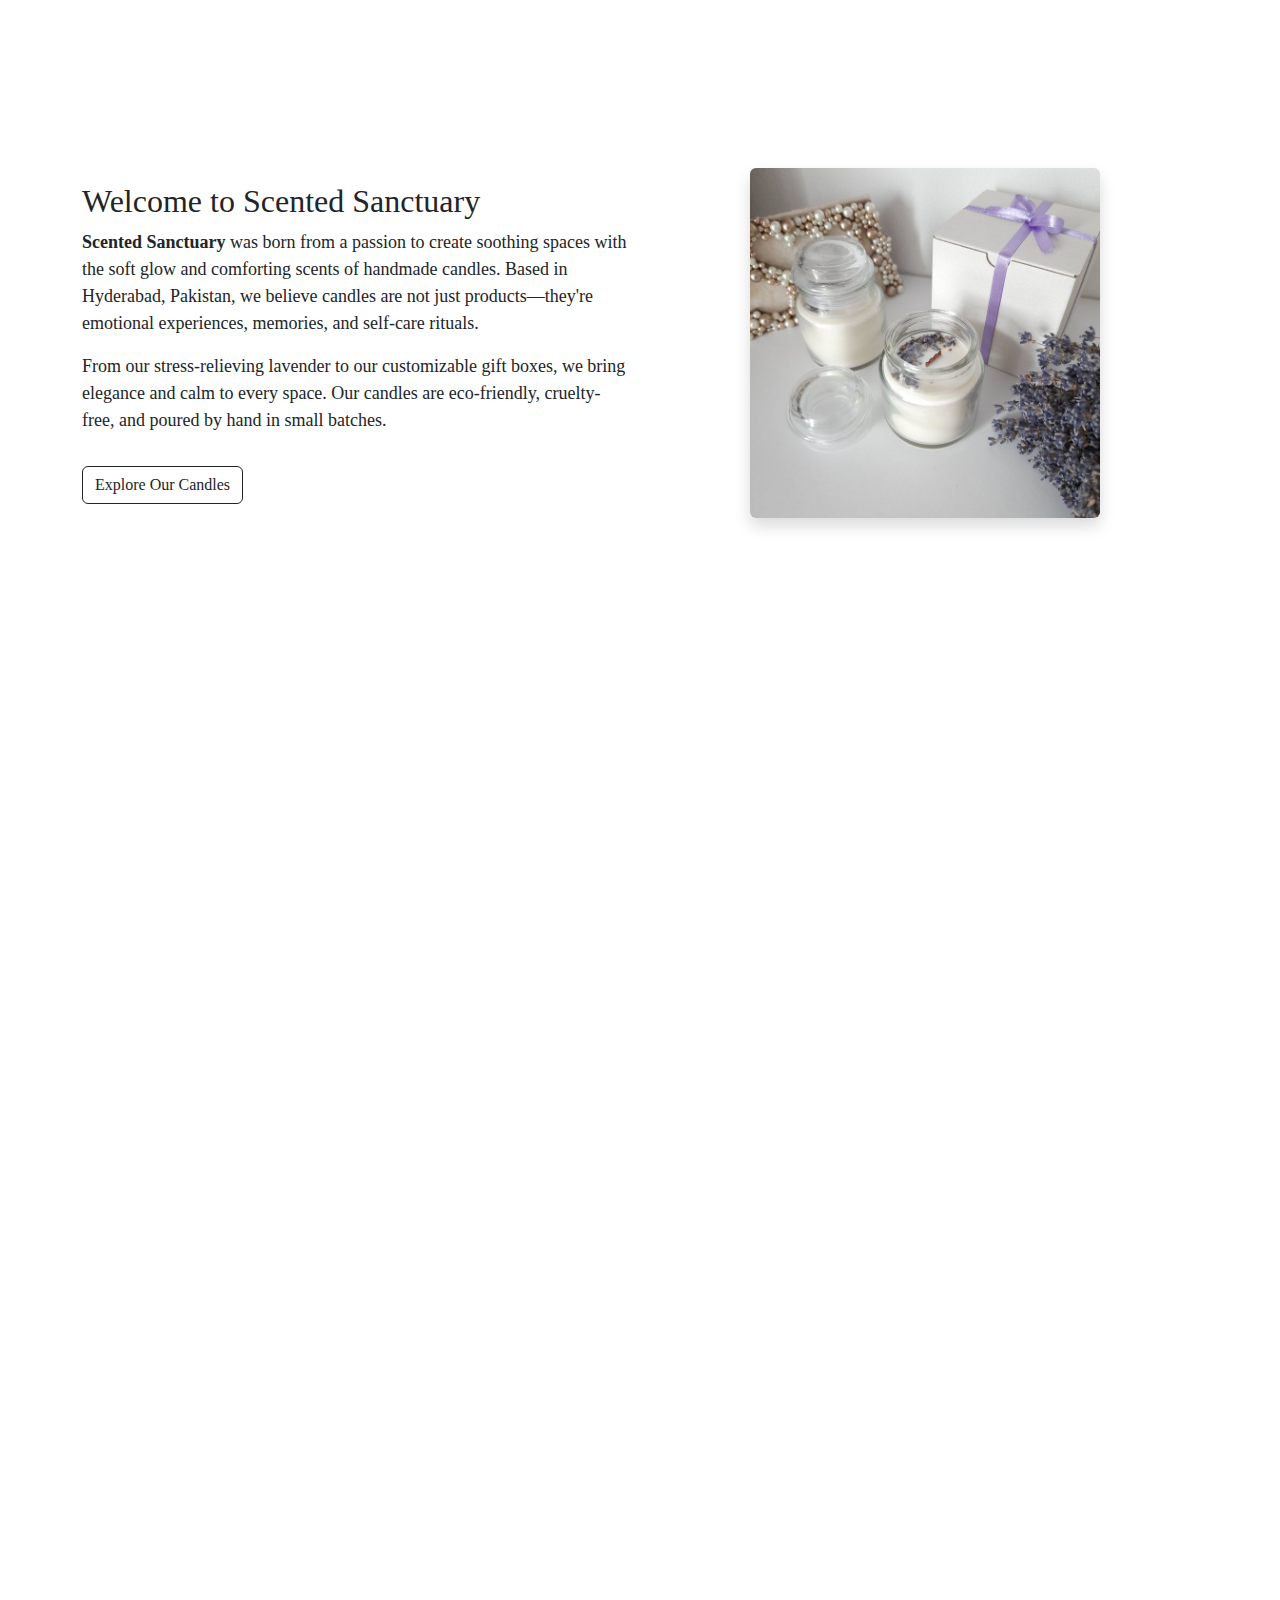
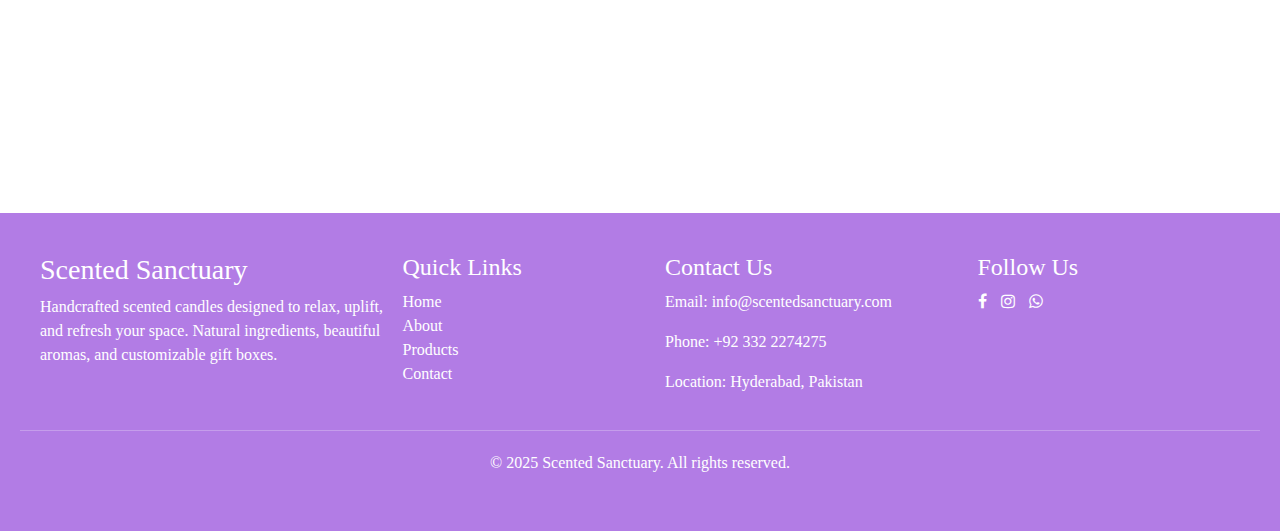
<file: about.html>
<!DOCTYPE html>
<html lang="en">
<head>
  <meta charset="UTF-8">
  <link rel="icon" href="pictures/favicon.ico" type="image/x-icon">
  <title>About Us | Scented Sanctuary</title>
  <meta name="description" content="Discover the journey of Scented Sanctuary – your handmade candle brand in Pakistan. Crafted with love, calm, and care.">
  <meta name="keywords" content="about scented sanctuary, handmade candles, scented candles in Pakistan, candle gifts, aromatherapy, local candle makers">
  <meta name="author" content="Scented Sanctuary">
  <meta name="viewport" content="width=device-width, initial-scale=1.0">
  <meta name="robots" content="index, follow">
  <meta name="theme-color" content="#bf86f4">
  <link rel="canonical" href="https://www.faliha.com/about.html">
  <link href="https://cdn.jsdelivr.net/npm/bootstrap@5.0.2/dist/css/bootstrap.min.css" rel="stylesheet">
<link rel="stylesheet" href="https://cdnjs.cloudflare.com/ajax/libs/font-awesome/4.7.0/css/font-awesome.min.css" media="all" onload="this.onload=null;this.removeAttribute('media');">
  
   <!-- Open Graph / Facebook -->
  <meta property="og:title" content="About Scented Sanctuary – Meet the Maker & Our Story">
<meta property="og:description" content="Discover our mission, values, and handmade candle journey in Pakistan. Meet Faliha, the founder of Scented Sanctuary.">
<meta property="og:image" content="https://www.faliha.com/pictures/Faliha.jpg">
<meta property="og:url" content="https://www.faliha.com/about.html">
<meta property="og:type" content="website">

  <style>
    body {
      font-family: 'Times New Roman', Times, serif;
      scroll-behavior: smooth;
    }
    .fade-in {
      opacity: 0;
      transform: translateY(30px);
      animation: fadeInUp 1s ease forwards;
    }
    @keyframes fadeInUp {
      to {
        opacity: 1;
        transform: translateY(0);
      }
    }
    .animated-section {
      animation: fadeInUp 1.2s ease-in-out;
    }
    .btn-outline-dark {
      transition: 0.3s ease;
    }
    .btn-outline-dark:hover {
      background-color: #b27ce5;
      color: white;
      border-color: #b27ce5;
    }
  </style>
</head>

<body>
  <!-- Header -->
  <div style="background-color: rgb(191, 134, 244); padding: 20px; display: flex; justify-content: space-between; align-items: center;" class="fade-in">
    <img src="pictures/images.logo.png" alt="Scented Sanctuary Logo" height="80">
    <nav>
      <a href="index.html" style="color: white; margin: 0 15px; text-decoration: none;">Home</a>
      <a href="about.html" style="color: white; margin: 0 15px; text-decoration: none;">About</a>
      <a href="products.html" style="color: white; margin: 0 15px; text-decoration: none;">Products</a>
      <a href="contact.html" style="color: white; margin: 0 15px; text-decoration: none;">Contact</a>
      <a href="addtobag.html" style="color: white; margin: 0 15px; text-decoration: none;">🛒 Add to bag</a>
    </nav>
  </div>

  <!-- About Us Content -->
  <div class="container my-5 animated-section">
    <div class="row align-items-center">
      <!-- Text Left -->
      <div class="col-md-6">
        <h2>Welcome to Scented Sanctuary</h2>
        <p style="font-size: 18px;">
          <strong>Scented Sanctuary</strong> was born from a passion to create soothing spaces with the soft glow and comforting scents of handmade candles.
          Based in Hyderabad, Pakistan, we believe candles are not just products—they're emotional experiences, memories, and self-care rituals.
        </p>
        <p style="font-size: 18px;">
          From our stress-relieving lavender to our customizable gift boxes, we bring elegance and calm to every space. Our candles are eco-friendly, cruelty-free, and poured by hand in small batches.
        </p>
        <a href="products.html" class="btn btn-outline-dark mt-3">Explore Our Candles</a>
      </div>

      <!-- Image Right -->
      <div class="col-md-6 text-center">
        <img src="pictures/gift.box.jpg" alt="Scented Candle Box" class="img-fluid rounded shadow" style="max-height: 350px;">
      </div>
    </div>
  </div>

  <!-- Mission, Vision & Values Section -->
  <div class="container my-5 fade-in">
    <div class="p-4 rounded shadow" style="background-color: #f4ebfa; border-left: 8px solid #b27ce5;">
      <h2 class="text-center mb-4" style="color: #5a2d82;">🌿 Our Mission</h2>
      <p style="font-size: 18px; color: #444;">To create natural, beautifully-scented candles that enhance wellbeing, spread positivity, and support mindful living. Each candle is made with intention to bring peace and purpose into your space.</p>

      <h2 class="text-center mt-5 mb-4" style="color: #5a2d82;">✨ Our Vision</h2>
      <p style="font-size: 18px; color: #444;">To become Pakistan’s most loved handmade candle brand by blending luxury with nature and a personal touch in every creation. We aspire to light up lives one candle at a time.</p>

      <h2 class="text-center mt-5 mb-4" style="color: #5a2d82;">💖 Our Values</h2>
      <p style="font-size: 18px; color: #444;">At <strong>Scented Sanctuary</strong>, we craft with care, blend with purpose, and serve with heart. Rooted in sustainability and creativity, we deliver handmade candles that uplift spaces and reflect our promise of quality, honesty, and customer delight.</p>
    </div>
  </div>

  <!-- Why Choose Us -->
  <div class="container my-5 fade-in">
    <div class="p-4 rounded shadow" style="background-color: #f4ebfa; border-left: 8px solid #b27ce5;">
      <h2 class="text-center mb-4" style="color: #5a2d82;">💫 Why Choose Scented Sanctuary?</h2>
      <div class="row text-center mt-4" style="color: #5a2d82;">
        <div class="col-md-3 mb-3">
          <i class="fa fa-leaf fa-3x" style="color: #4caf50;"></i>
          <p style="margin-top: 10px; font-size: 17px;">Natural Ingredients</p>
        </div>
        <div class="col-md-3 mb-3">
          <i class="fa fa-hand-paper-o fa-3x" style="color: #9c27b0;"></i>
          <p style="margin-top: 10px; font-size: 17px;">Handcrafted with Care</p>
        </div>
        <div class="col-md-3 mb-3">
          <i class="fa fa-gift fa-3x" style="color: #ff9800;"></i>
          <p style="margin-top: 10px; font-size: 17px;">Custom Gift Options</p>
        </div>
        <div class="col-md-3 mb-3">
          <i class="fa fa-heart fa-3x" style="color: #e91e63;"></i>
          <p style="margin-top: 10px; font-size: 17px;">Made with Love</p>
        </div>
      </div>
    </div>
  </div>

  <!-- Meet the Maker -->
  <div class="container my-5 fade-in">
    <div class="row align-items-center p-4 rounded shadow" style="background-color: #f9f3ff; border-left: 8px solid #b27ce5;">
      <div class="col-md-6 text-center mb-4 mb-md-0">
        <img src="pictures/Faliha.jpg" alt="Founder Faliha of Scented Sanctuary holding a handmade candle" class="img-fluid rounded shadow" style="max-height: 320px;">
      </div>
      <div class="col-md-6">
        <h2 style="color: #5a2d82;">👩‍🎨 Meet the Maker</h2>
        <p style="font-size: 18px; color: #444;">Hi, I’m <strong>Faliha</strong> – the creative soul behind <strong>Scented Sanctuary</strong>. Every candle reflects my passion for peace, purpose, and self-care. I started this brand to bring a touch of warmth and wellness into every home. Thank you for being a part of this dream and supporting handmade with heart.</p>
      </div>
    </div>
  </div>

  <!-- Footer -->
  <footer style="background-color: rgb(178, 124, 229); color: white; padding: 40px 20px;">
    <div style="max-width: 1200px; margin: auto; display: flex; flex-wrap: wrap; justify-content: space-between;">
      <div style="flex: 1 1 250px;">
        <h3>Scented Sanctuary</h3>
        <p>Handcrafted scented candles designed to relax, uplift, and refresh your space. Natural ingredients, beautiful aromas, and customizable gift boxes.</p>
      </div>
      <div style="flex: 1 1 150px;">
        <h4>Quick Links</h4>
        <ul style="list-style: none; padding: 0;">
          <li><a href="index.html" style="color: white; text-decoration: none;">Home</a></li>
          <li><a href="about.html" style="color: white; text-decoration: none;">About</a></li>
          <li><a href="products.html" style="color: white; text-decoration: none;">Products</a></li>
          <li><a href="contact.html" style="color: white; text-decoration: none;">Contact</a></li>
        </ul>
      </div>
      <div style="flex: 1 1 200px;">
        <h4>Contact Us</h4>
        <p>Email: info@scentedsanctuary.com</p>
        <p>Phone: +92 332 2274275</p>
        <p>Location: Hyderabad, Pakistan</p>
      </div>
      <div style="flex: 1 1 150px;">
        <h4>Follow Us</h4>
        <a href="https://facebook.com/faliha.qazi" style="color: white; margin-right: 10px;"><i class="fa fa-facebook"target="_blank" rel="noopener" ></i></a>
        <a href="https://instagram.com/thescented_sanctuary" style="color: white; margin-right: 10px;"><i class="fa fa-instagram"target="_blank" rel="noopener" ></i></a>
        <a href="https://wa.me/923322274275" style="color: white;"><i class="fa fa-whatsapp" target="_blank" rel="noopener"></i></a>
      </div>
    </div>
    <hr style="margin: 20px 0;">
    <p style="text-align: center;">&copy; 2025 Scented Sanctuary. All rights reserved.</p>
  </footer>
</body>
</html>
</file>
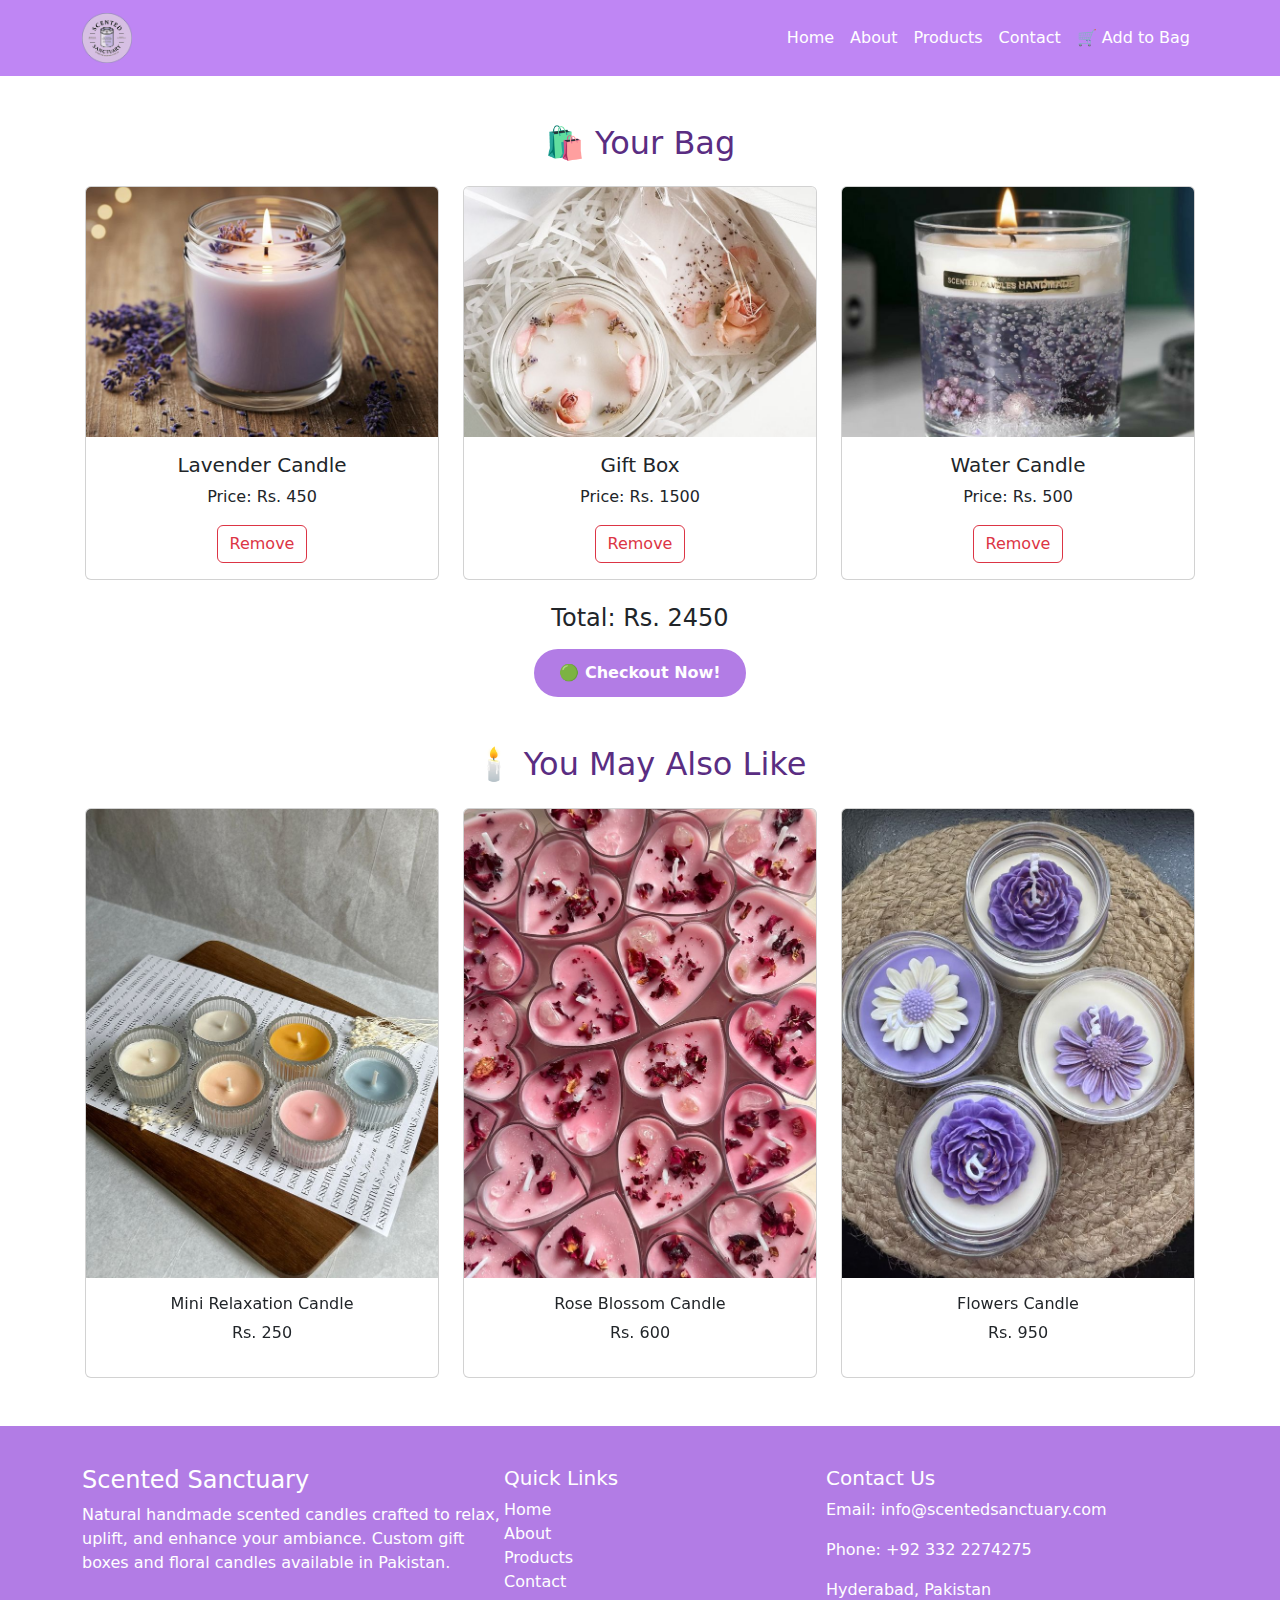
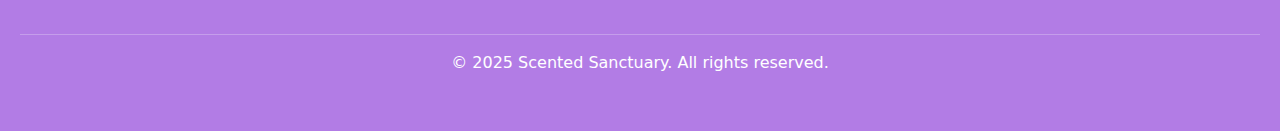
<file: addtobag.html>
<!DOCTYPE html>
<html lang="en">
<head>

    
  <meta charset="UTF-8">
  <meta name="viewport" content="width=device-width, initial-scale=1.0">
  <meta name="robots" content="index, follow">
  <meta name="theme-color" content="#bf86f4">
  <link rel="canonical" href="https://www.faliha.com/addtobag.html">

  <meta name="author" content="Scented Sanctuary">
<meta name="description" content="Review your handmade scented candles and gift items before checkout. Shop luxurious, natural candles from Scented Sanctuary, Pakistan.">
<meta name="keywords" content="scented candles, candle cart, add to bag, handmade candles Pakistan, gift candle box, luxury candles, floral candles">
  <title>Add to Bag | Scented Sanctuary</title>
  <link href="https://cdn.jsdelivr.net/npm/bootstrap@5.0.2/dist/css/bootstrap.min.css" rel="stylesheet">
  <link rel="stylesheet" href="https://cdnjs.cloudflare.com/ajax/libs/font-awesome/4.7.0/css/font-awesome.min.css">
  
  <link rel="stylesheet" href="style.css?v=1.0">

</head>
<body>
  <nav class="navbar navbar-expand-md navbar-light sticky-top" style="background-color: #bf86f4;">
  <div class="container">
    <a class="navbar-brand" href="index.html">
      <img src="pictures/images.logo.png" alt="Scented Sanctuary Logo" height="50">
    </a>
    <button class="navbar-toggler" type="button" data-bs-toggle="collapse" data-bs-target="#navbarNav">
      <span class="navbar-toggler-icon"></span>
    </button>
    <div class="collapse navbar-collapse justify-content-end" id="navbarNav">
      <ul class="navbar-nav">
        <li class="nav-item"><a class="nav-link text-white" href="index.html">Home</a></li>
        <li class="nav-item"><a class="nav-link text-white" href="about.html">About</a></li>
        <li class="nav-item"><a class="nav-link text-white" href="products.html">Products</a></li>
        <li class="nav-item"><a class="nav-link text-white" href="contact.html">Contact</a></li>
        <li class="nav-item"><a class="nav-link text-white" href="addtobag.html">🛒 Add to Bag</a></li>
      </ul>
    </div>
  </div>
</nav>

 <!-- Cart Items -->
<section class="container my-5">
  <h2 class="text-center mb-4" style="color:#5a2d82;">🛍️ Your Bag</h2>
  <div class="row g-4">
    <!-- Item 1 -->
    <div class="col-md-4">
      <div class="card product-card h-100 text-center">
        <img src="pictures/gift.signature.image.jpg" class="card-img-top" alt="Lavender scented candle in glass" style="height: 250px; object-fit: cover;">
        <div class="card-body">
          <h5>Lavender Candle</h5>
          <p>Price: Rs. 450</p>
          <a href="#" class="btn btn-outline-danger">Remove</a>
        </div>
      </div>
    </div>

    <!-- Item 2 -->
    <div class="col-md-4">
      <div class="card product-card h-100 text-center">
        <img src="pictures/gift.final.jpg" class="card-img-top" alt="Luxury customizable candles gift box" style="height: 250px; object-fit: cover;">
        <div class="card-body">
          <h5>Gift Box</h5>
          <p>Price: Rs. 1500</p>
          <a href="#" class="btn btn-outline-danger">Remove</a>
        </div>
      </div>
    </div>

    <!-- Item 3 -->
    <div class="col-md-4">
      <div class="card product-card h-100 text-center">
        <img src="pictures/water.candle.jpg" class="card-img-top" alt="Decorative floating water candle" style="height: 250px; object-fit: cover;">
        <div class="card-body">
          <h5>Water Candle</h5>
          <p>Price: Rs. 500</p>
          <a href="#" class="btn btn-outline-danger">Remove</a>
        </div>
      </div>
    </div>
  </div>

  <div class="text-center mt-4">
    <h4>Total: Rs. 2450</h4>
    <a href="https://wa.me/923322274275?text=Hello!%20I'm%20ready%20to%20checkout%20my%20order%20from%20Scented%20Sanctuary." class="checkout-btn mt-2 d-inline-block">
  🟢 Checkout Now!
</a>

  </div>
</section>


  <!-- You May Also Like -->
  <section class="container my-5">
    <h2 class="text-center mb-4" style="color:#5a2d82;">🕯️ You May Also Like</h2>
    <div id="recommendCarousel" class="carousel slide" data-bs-ride="carousel">
      <div class="carousel-inner">
        <div class="carousel-item active">
          <div class="row g-4">
            <div class="col-md-4">
              <div class="card product-card">
                <img src="pictures/mini candles.jpg" class="card-img-top" alt="Mini Candle">
                <div class="card-body text-center">
                  <h6>Mini Relaxation Candle</h6>
                  <p>Rs. 250</p>
                </div>
              </div>
            </div>
            <div class="col-md-4">
              <div class="card product-card">
                <img src="pictures/rose candles.jpg" class="card-img-top" alt="Rose Candle">
                <div class="card-body text-center">
                  <h6>Rose Blossom Candle</h6>
                  <p>Rs. 600</p>
                </div>
              </div>
            </div>
            <div class="col-md-4">
              <div class="card product-card">
                <img src="pictures/flowers candles.jpg" class="card-img-top" alt="Flower Candle">
                <div class="card-body text-center">
                  <h6>Flowers Candle</h6>
                  <p>Rs. 950</p>
                </div>
              </div>
            </div>
          </div>
        </div>
      </div>
    </div>
  </section>

  <!-- Footer -->
  <footer style="background-color: rgb(178, 124, 229); color: white; padding: 40px 20px;">
    <div class="container d-flex flex-wrap justify-content-between">
      <div style="flex: 1 1 250px;">
        <h4>Scented Sanctuary</h4>
        <p>Natural handmade scented candles crafted to relax, uplift, and enhance your ambiance. Custom gift boxes and floral candles available in Pakistan.</p>

      </div>
      <div style="flex: 1 1 150px;">
        <h5>Quick Links</h5>
        <ul style="list-style: none; padding: 0;">
          <li><a href="index.html" style="color: white; text-decoration: none;">Home</a></li>
          <li><a href="about.html" style="color: white; text-decoration: none;">About</a></li>
          <li><a href="products.html" style="color: white; text-decoration: none;">Products</a></li>
          <li><a href="contact.html" style="color: white; text-decoration: none;">Contact</a></li>
        </ul>
      </div>
      <div style="flex: 1 1 200px;">
        <h5>Contact Us</h5>
        <p>Email: info@scentedsanctuary.com</p>
        <p>Phone: +92 332 2274275</p>
        <p>Hyderabad, Pakistan</p>
      </div>
    </div>
    <hr>
    <p class="text-center">&copy; 2025 Scented Sanctuary. All rights reserved.</p>
  </footer>
  <script src="https://cdn.jsdelivr.net/npm/bootstrap@5.0.2/dist/js/bootstrap.bundle.min.js"></script>

</body>
</html>
</file>
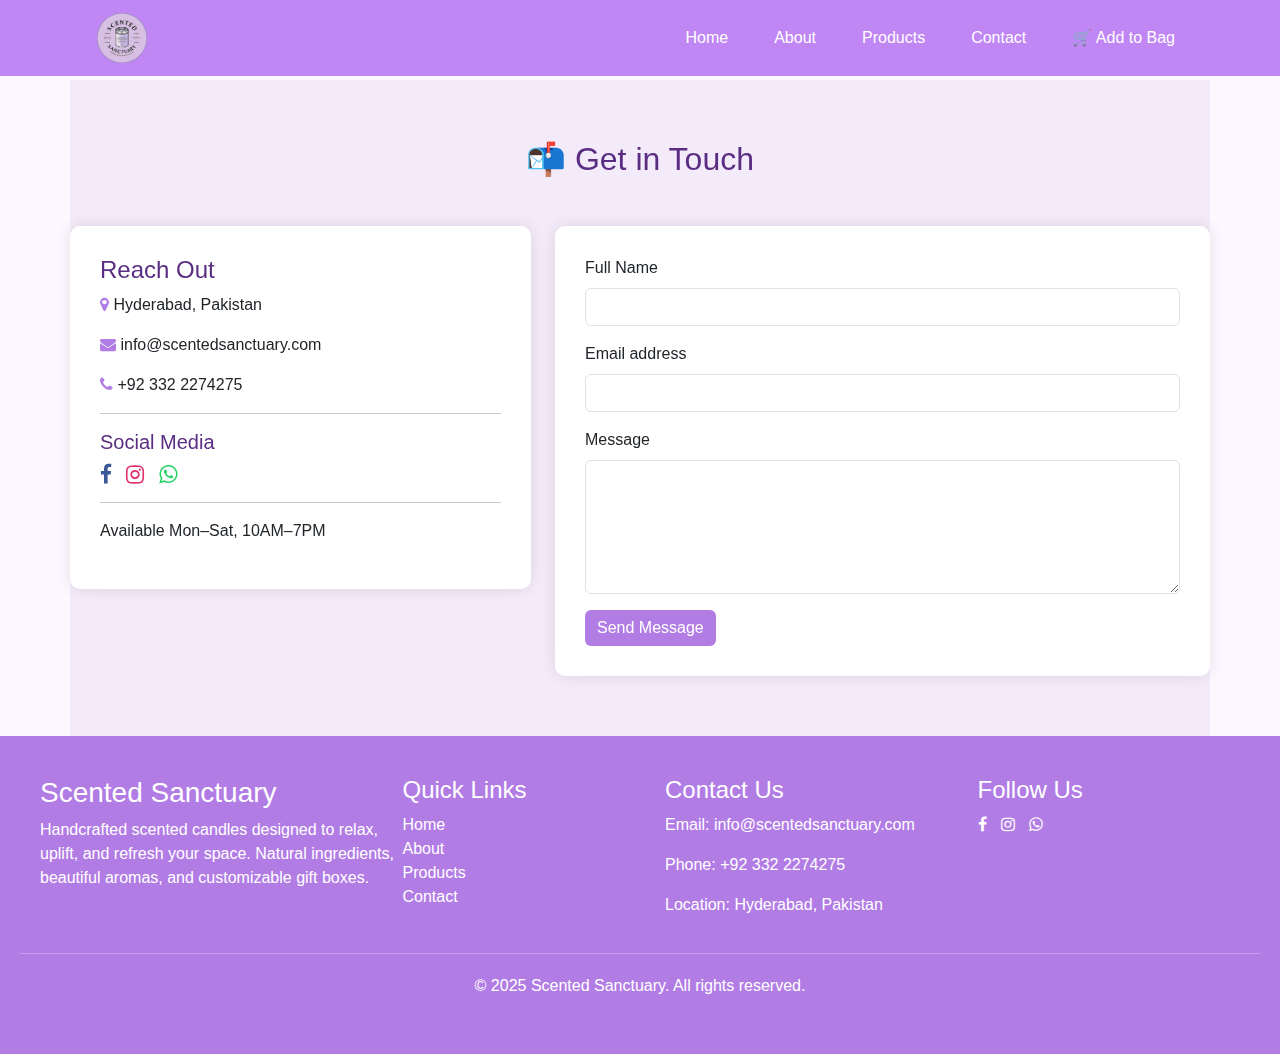
<file: contact.html>
<!DOCTYPE html>
<html lang="en">
<head>
  <meta charset="UTF-8">
  <title>Contact Us | Scented Sanctuary</title>
  <meta name="description" content="Contact Scented Sanctuary for custom candle inquiries, orders, and consultations. Get in touch for handmade luxury.">
  <meta name="keywords" content="contact Scented Sanctuary, custom candle orders, candle shop Pakistan, handmade scented candles, gift candles">
  <meta name="author" content="Scented Sanctuary">
  <meta name="viewport" content="width=device-width, initial-scale=1.0">
  <meta name="robots" content="index, follow">
  <meta name="theme-color" content="#bf86f4">
  <link rel="canonical" href="https://www.faliha.com/contact.html">
  <link rel="icon" href="pictures/favicon.ico" type="image/x-icon">

  <!-- Open Graph for Social Sharing -->
  <meta property="og:title" content="Contact Scented Sanctuary | Custom Candles in Pakistan">
  <meta property="og:description" content="Reach out to us for custom candle orders, personalized gift boxes, and scent consultations. Based in Hyderabad, Pakistan.">
  <meta property="og:image" content="https://www.faliha.com/pictures/header.jpg">
  <meta property="og:url" content="https://www.faliha.com/contact.html">
  <meta property="og:type" content="website">

  <!-- Styles & Libraries -->
  <link href="https://cdn.jsdelivr.net/npm/bootstrap@5.0.2/dist/css/bootstrap.min.css" rel="stylesheet">
  <link rel="stylesheet" href="https://cdnjs.cloudflare.com/ajax/libs/font-awesome/4.7.0/css/font-awesome.min.css">
  <link href="https://unpkg.com/aos@2.3.1/dist/aos.css" rel="stylesheet">
  <script src="https://unpkg.com/aos@2.3.1/dist/aos.js"></script>

  <style>
    body {
      font-family: 'Segoe UI', sans-serif;
      background-color: #fdf8ff;
    }

    .contact-section {
      background-color: #f4ebfa;
      padding: 60px 0;
    }

    .contact-info, .contact-form {
      background: #fff;
      border-radius: 10px;
      padding: 30px;
      box-shadow: 0 0 15px rgba(0,0,0,0.1);
    }

    .btn-custom {
      background-color: #b27ce5;
      color: white;
      border: none;
    }

    .btn-custom:hover {
      background-color: #a166d1;
    }

    .fixed-header {
      position: fixed;
      top: 0;
      left: 0;
      width: 100%;
      z-index: 999;
      background-color: #bf86f4;
      padding: 20px;
      display: flex;
      justify-content: space-between;
      align-items: center;
    }

    nav a {
      color: white;
      margin: 0 15px;
      text-decoration: none;
    }
  </style>
</head>

<body>
 <!-- Responsive Bootstrap Navbar -->
<nav class="navbar navbar-expand-md navbar-light fixed-top" style="background-color: #bf86f4;">
  <div class="container">
    <a class="navbar-brand" href="index.html">
      <img src="pictures/images.logo.png" alt="Scented Sanctuary Logo" height="50">
    </a>
    <button class="navbar-toggler" type="button" data-bs-toggle="collapse" data-bs-target="#navbarNav">
      <span class="navbar-toggler-icon"></span>
    </button>
    <div class="collapse navbar-collapse justify-content-end" id="navbarNav">
      <ul class="navbar-nav">
        <li class="nav-item"><a class="nav-link text-white" href="index.html">Home</a></li>
        <li class="nav-item"><a class="nav-link text-white" href="about.html">About</a></li>
        <li class="nav-item"><a class="nav-link text-white" href="products.html">Products</a></li>
        <li class="nav-item"><a class="nav-link text-white" href="contact.html">Contact</a></li>
        <li class="nav-item"><a class="nav-link text-white" href="addtobag.html">🛒 Add to Bag</a></li>
      </ul>
    </div>
  </div>
</nav>
<!-- Push content below the fixed header -->
<div style="height: 80px;"></div>

  <!-- Contact Section -->
  <div class="container contact-section">
    <h2 class="text-center mb-5" style="color: #5a2d82;" data-aos="fade-down">📬 Get in Touch</h2>
    <div class="row g-4">

      <!-- Contact Info -->
      <div class="col-md-5" data-aos="fade-right">
        <div class="contact-info">
          <h4 style="color: #5a2d82;">Reach Out</h4>
          <p><i class="fa fa-map-marker" style="color:#b27ce5;"></i> Hyderabad, Pakistan</p>
          <p><i class="fa fa-envelope" style="color:#b27ce5;"></i> info@scentedsanctuary.com</p>
          <p><i class="fa fa-phone" style="color:#b27ce5;"></i> +92 332 2274275</p>
          <hr>
          <h5 style="color: #5a2d82;">Social Media</h5>
          <a href="https://facebook.com/faliha.qazi" target="_blank" style="color: #3b5998; margin-right: 10px;"><i class="fa fa-facebook fa-lg"></i></a>
          <a href="https://instagram.com/thescented_sanctuary" target="_blank" style="color: #e1306c; margin-right: 10px;"><i class="fa fa-instagram fa-lg"></i></a>
          <a href="https://wa.me/923322274275" target="_blank" style="color: #25D366;"><i class="fa fa-whatsapp fa-lg"></i></a>
          <hr>
          <p>Available Mon–Sat, 10AM–7PM</p>
        </div>
      </div>

      <!-- Contact Form -->
      <div class="col-md-7" data-aos="fade-left">
        <div class="contact-form">
          <form action="#" method="post">
            <div class="mb-3">
              <label for="name" class="form-label">Full Name</label>
              <input type="text" class="form-control" id="name" required>
            </div>
            <div class="mb-3">
              <label for="email" class="form-label">Email address</label>
              <input type="email" class="form-control" id="email" required>
            </div>
            <div class="mb-3">
              <label for="message" class="form-label">Message</label>
              <textarea class="form-control" id="message" rows="5" required></textarea>
            </div>
           <button type="submit" class="btn btn-custom" aria-label="Send message form">Send Message</button>

          </form>
        </div>
      </div>
    </div>
  </div>

  <!-- Footer -->
  <footer style="background-color: rgb(178, 124, 229); color: white; padding: 40px 20px;">
    <div style="max-width: 1200px; margin: auto; display: flex; flex-wrap: wrap; justify-content: space-between;">
      <div style="flex: 1 1 250px;">
        <h3>Scented Sanctuary</h3>
        <p>Handcrafted scented candles designed to relax, uplift, and refresh your space. Natural ingredients, beautiful aromas, and customizable gift boxes.</p>
      </div>
      <div style="flex: 1 1 150px;">
        <h4>Quick Links</h4>
        <ul style="list-style: none; padding: 0;">
          <li><a href="index.html" style="color: white; text-decoration: none;">Home</a></li>
          <li><a href="about.html" style="color: white; text-decoration: none;">About</a></li>
          <li><a href="products.html" style="color: white; text-decoration: none;">Products</a></li>
          <li><a href="contact.html" style="color: white; text-decoration: none;">Contact</a></li>
        </ul>
      </div>
      <div style="flex: 1 1 200px;">
        <h4>Contact Us</h4>
        <p>Email: info@scentedsanctuary.com</p>
        <p>Phone: +92 332 2274275</p>
        <p>Location: Hyderabad, Pakistan</p>
      </div>
      <div style="flex: 1 1 150px;">
        <h4>Follow Us</h4>
        <a href="https://facebook.com/faliha.qazi" target="_blank" style="color: white; margin-right: 10px;"><i class="fa fa-facebook"></i></a>
        <a href="https://instagram.com/thescented_sanctuary" target="_blank" style="color: white; margin-right: 10px;"><i class="fa fa-instagram"></i></a>
        <a href="https://wa.me/923322274275" target="_blank" style="color: white;"><i class="fa fa-whatsapp"></i></a>
      </div>
    </div>
    <hr style="margin: 20px 0;">
    <p style="text-align: center;">&copy; 2025 Scented Sanctuary. All rights reserved.</p>
  </footer>

  <script>
  AOS.init();
</script>

<!-- Bootstrap Bundle JS for responsive navbar -->
  <script src="https://cdn.jsdelivr.net/npm/bootstrap@5.0.2/dist/js/bootstrap.bundle.min.js"></script>
</body>
</html>
</file>
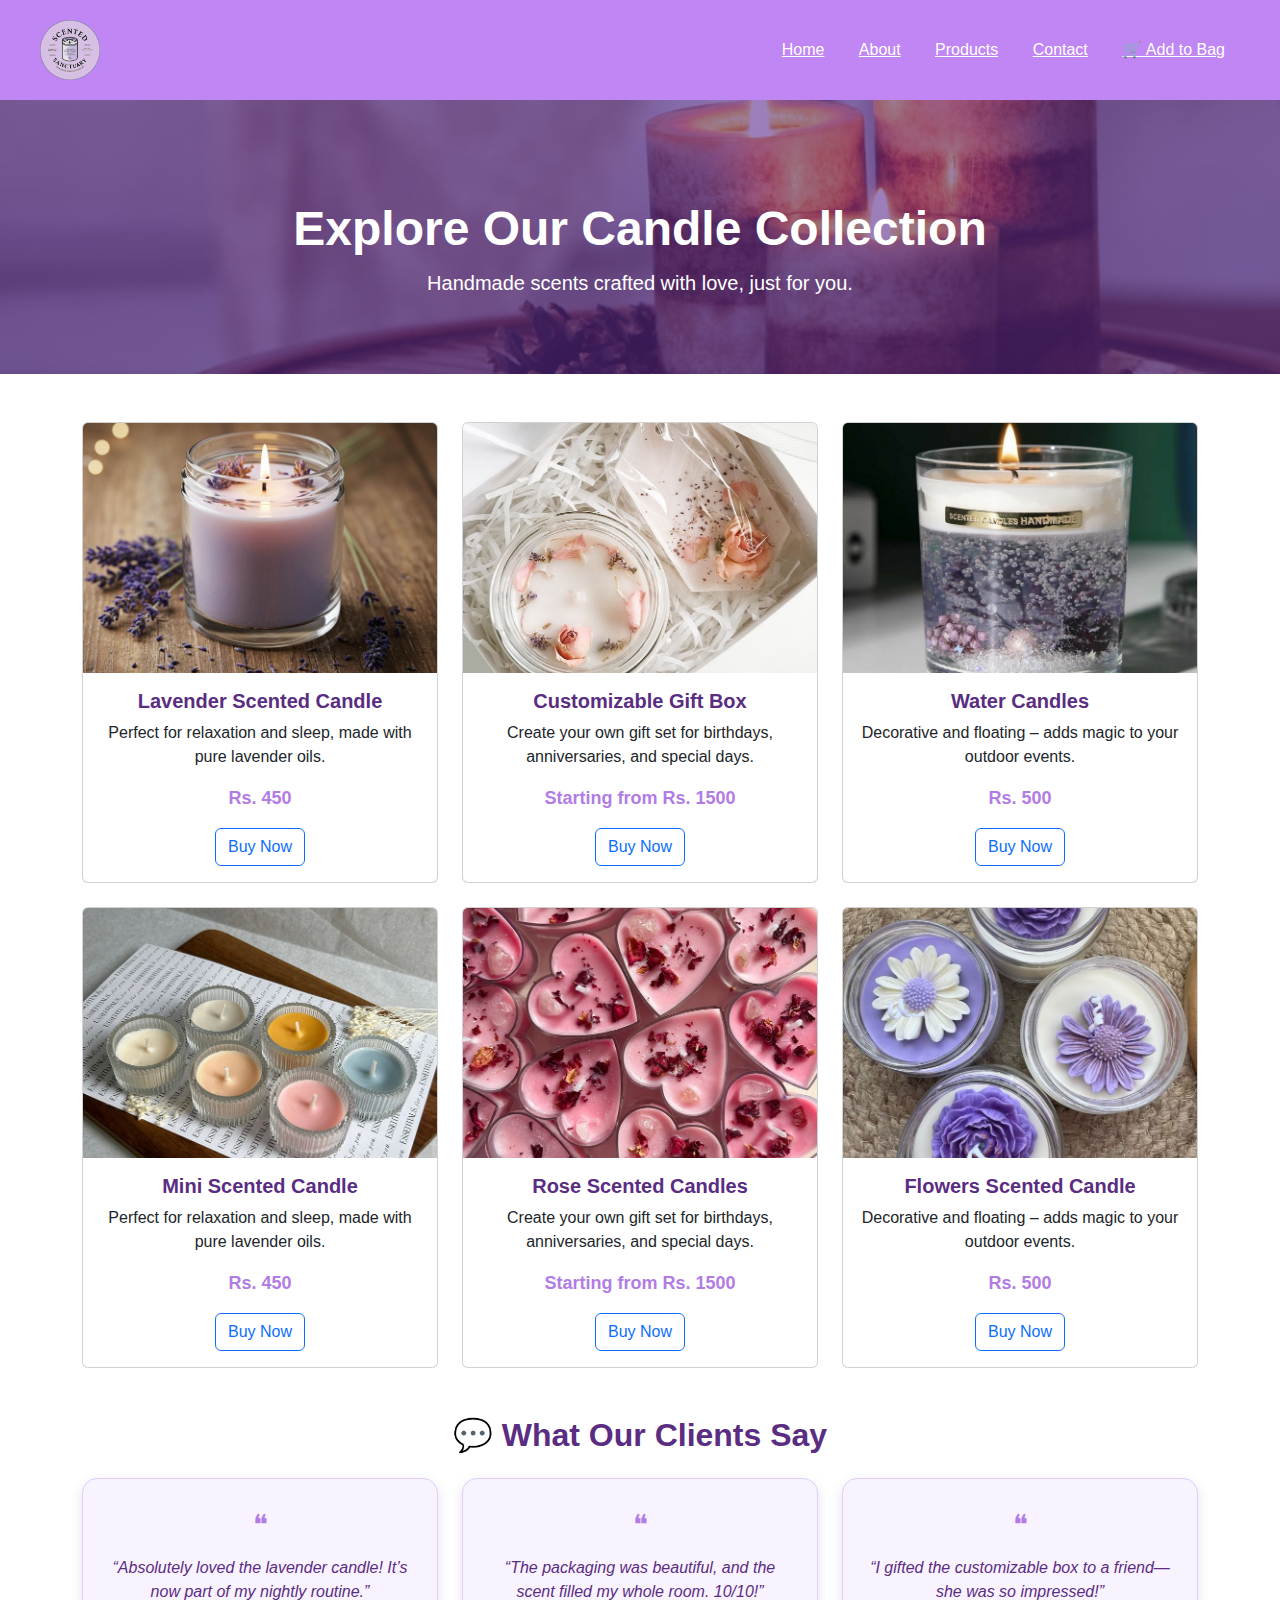
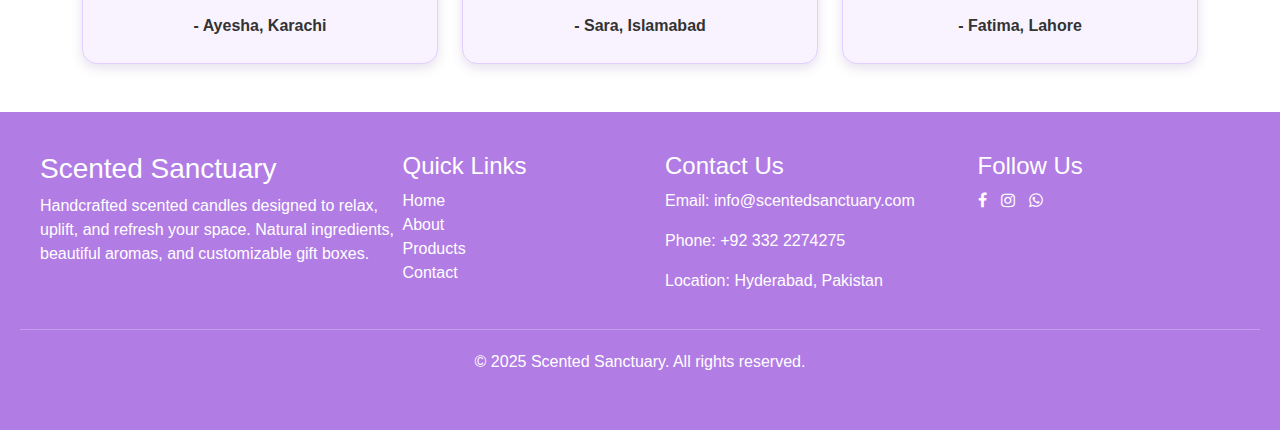
<file: products.html>
<!DOCTYPE html>
<html lang="en">
<head>
 <meta charset="UTF-8">
  <title>Our Products | Scented Sanctuary</title>
  <meta name="viewport" content="width=device-width, initial-scale=1.0">
  <meta name="description" content="Explore Scented Sanctuary's unique collection of handmade candles. Crafted with love, perfect for gifts, aromatherapy, and elegant home décor.">
  <meta name="keywords" content="scented candles in Pakistan, handmade candles, gift boxes, aromatherapy candles, water candles, rose candles, Scented Sanctuary products">
  <meta name="author" content="Scented Sanctuary">
  <meta name="robots" content="index, follow">
  <meta name="theme-color" content="#bf86f4">
  <link rel="canonical" href="https://www.faliha.com/products.html">
  <link rel="icon" href="pictures/favicon.ico" type="image/x-icon">

  <!-- Open Graph / Facebook -->
  <meta property="og:title" content="Shop Handmade Candles in Pakistan | Scented Sanctuary Products">
  <meta property="og:description" content="Browse handmade scented candles from Scented Sanctuary. Perfect for gifts, self-care, and home décor — eco-friendly and made in Pakistan.">
  <meta property="og:image" content="https://www.faliha.com/pictures/gift.signature.image.jpg">
  <meta property="og:url" content="https://www.faliha.com/products.html">
  <meta property="og:type" content="website">

  <link href="https://cdn.jsdelivr.net/npm/bootstrap@5.0.2/dist/css/bootstrap.min.css" rel="stylesheet">
  <link rel="stylesheet" href="https://cdnjs.cloudflare.com/ajax/libs/font-awesome/4.7.0/css/font-awesome.min.css">

  <style>
    body {
      font-family: 'Segoe UI', sans-serif;
    }

    .hero-header {
      background: linear-gradient(rgba(91, 42, 141, 0.6), rgba(91, 42, 141, 0.6)), url('pictures/header.jpg') no-repeat center center/cover;
      color: white;
      text-align: center;
      padding: 100px 20px 60px;
    }

    .hero-header h1 {
      font-size: 48px;
      font-weight: bold;
      margin-bottom: 10px;
    }

    .hero-header p {
      font-size: 20px;
    }

    .product-card {
      transition: transform 0.3s ease, box-shadow 0.3s ease;
    }

    .product-card:hover {
      transform: translateY(-8px);
      box-shadow: 0 8px 16px rgba(0,0,0,0.15);
    }

    .product-title {
      font-weight: bold;
      color: #5a2d82;
    }

    .product-price {
      color: #b27ce5;
      font-weight: bold;
      font-size: 18px;
    }

    .testimonial-card {
      background-color: #f9f3ff;
      border-left: 6px solid #b27ce5;
      padding: 20px;
      border-radius: 8px;
      box-shadow: 0 4px 12px rgba(0,0,0,0.05);
    }

    footer {
      background-color: #b27ce5;
      color: white;
      padding: 40px 20px;
    }

    footer a {
      color: white;
      text-decoration: none;
    }
  </style>
</head>
<body>

<div style="background-color: #bf86f4; padding: 20px 40px; display: flex; justify-content: space-between; align-items: center;">
  <img src="pictures/images.logo.png" alt="Logo" style="height: 60px;">
  <nav>
    <a href="index.html" style="margin: 0 15px; color: white;">Home</a>
    <a href="about.html" style="margin: 0 15px; color: white;">About</a>
    <a href="products.html" style="margin: 0 15px; color: white;">Products</a>
    <a href="contact.html" style="margin: 0 15px; color: white;">Contact</a>
    <a href="addtobag.html" style="margin: 0 15px; color: white;">🛒 Add to Bag</a>
  </nav>
</div>

<div class="hero-header">
  <h1>Explore Our Candle Collection</h1>
  <p>Handmade scents crafted with love, just for you.</p>
</div>

<style>
  .product-card img {
    height: 250px;
    object-fit: cover;
  }
</style>

<div class="container my-5">
  <div class="row g-4">
    
    <!-- Product 1 -->
    <div class="col-md-4">
      <div class="card product-card h-100">
        <img src="pictures/gift.signature.image.jpg" class="card-img-top" alt="Lavender Candle">
        <div class="card-body text-center">
          <h5 class="product-title">Lavender Scented Candle</h5>
          <p>Perfect for relaxation and sleep, made with pure lavender oils.</p>
          <p class="product-price">Rs. 450</p>
<a href="https://wa.me/923322274275?text=I'm%20interested%20in%20Lavender%20Scented%20Candle" target="_blank" class="btn btn-outline-primary">Buy Now</a>
        </div>
      </div>
    </div>

    <!-- Product 2 -->
    <div class="col-md-4">
      <div class="card product-card h-100">
        <img src="pictures/gift.final.jpg" class="card-img-top" alt="Gift Box">
        <div class="card-body text-center">
          <h5 class="product-title">Customizable Gift Box</h5>
          <p>Create your own gift set for birthdays, anniversaries, and special days.</p>
          <p class="product-price">Starting from Rs. 1500</p>
<a href="https://wa.me/923322274275?text=I'm%20interested%20in%20Customizable%20Gift%20Box" target="_blank" class="btn btn-outline-primary">Buy Now</a>
        </div>
      </div>
    </div>

    <!-- Product 3 -->
    <div class="col-md-4">
      <div class="card product-card h-100">
        <img src="pictures/water.candle.jpg" class="card-img-top" alt="Water Candle">
        <div class="card-body text-center">
          <h5 class="product-title">Water Candles</h5>
          <p>Decorative and floating – adds magic to your outdoor events.</p>
          <p class="product-price">Rs. 500</p>
<a href="https://wa.me/923322274275?text=I'm%20interested%20in%20Water%20Candles" target="_blank" class="btn btn-outline-primary">Buy Now</a>
        </div>
      </div>
    </div>

     <!-- Product 4 -->
    <div class="col-md-4">
      <div class="card product-card h-100">
        <img src="pictures/mini candles.jpg" class="card-img-top" alt="Mini Scented Candle">
        <div class="card-body text-center">
          <h5 class="product-title">Mini Scented Candle</h5>
          <p>Perfect for relaxation and sleep, made with pure lavender oils.</p>
          <p class="product-price">Rs. 450</p>
<a href="https://wa.me/923322274275?text=I'm%20interested%20in%20Mini%20Scented%20Candle" target="_blank" class="btn btn-outline-primary">Buy Now</a>
        </div>
      </div>
    </div>

    <!-- Product 5 -->
    <div class="col-md-4">
      <div class="card product-card h-100">
        <img src="pictures/rose candles.jpg" class="card-img-top" alt="Rose Scented Candles">
        <div class="card-body text-center">
          <h5 class="product-title">Rose Scented Candles</h5>
          <p>Create your own gift set for birthdays, anniversaries, and special days.</p>
          <p class="product-price">Starting from Rs. 1500</p>
<a href="https://wa.me/923322274275?text=I'm%20interested%20in%20Rose%20Scented%20Candles" target="_blank" class="btn btn-outline-primary">Buy Now</a>
        </div>
      </div>
    </div>

    <!-- Product 6 -->
    <div class="col-md-4">
      <div class="card product-card h-100">
        <img src="pictures/flowers candles.jpg" class="card-img-top" alt="Flowers Scented Candle">
        <div class="card-body text-center">
          <h5 class="product-title">Flowers Scented Candle</h5>
          <p>Decorative and floating – adds magic to your outdoor events.</p>
          <p class="product-price">Rs. 500</p>
<a href="https://wa.me/923322274275?text=I'm%20interested%20in%20Flowers%20Scented%20Candle" target="_blank" class="btn btn-outline-primary">Buy Now</a>
        </div>
      </div>
    </div>

  </div>
</div>

<style>
  .testimonial-card {
    background-color: #f9f3ff;
    border: 1px solid #e0cfff;
    padding: 25px;
    border-radius: 15px;
    box-shadow: 0 4px 12px rgba(90, 45, 130, 0.15);
    transition: transform 0.3s ease, box-shadow 0.3s ease;
    height: 100%;
  }

  .testimonial-card:hover {
    transform: translateY(-5px);
    box-shadow: 0 8px 20px rgba(90, 45, 130, 0.2);
  }

  .testimonial-card p {
    font-style: italic;
    color: #5a2d82;
    font-size: 16px;
    margin-bottom: 10px;
  }

  .testimonial-card strong {
    color: #333;
    font-weight: 600;
  }

  .testimonial-quote-icon {
    font-size: 28px;
    color: #b27ce5;
    margin-bottom: 10px;
  }
</style>

<div class="container my-5">
  <h2 class="text-center mb-4" style="color: #5a2d82; font-weight: bold;">💬 What Our Clients Say</h2>
  <div class="row g-4">
    
    <div class="col-md-4">
      <div class="testimonial-card text-center">
        <div class="testimonial-quote-icon">❝</div>
        <p>“Absolutely loved the lavender candle! It’s now part of my nightly routine.”</p>
        <strong>- Ayesha, Karachi</strong>
      </div>
    </div>
    
    <div class="col-md-4">
      <div class="testimonial-card text-center">
        <div class="testimonial-quote-icon">❝</div>
        <p>“The packaging was beautiful, and the scent filled my whole room. 10/10!”</p>
        <strong>- Sara, Islamabad</strong>
      </div>
    </div>
    
    <div class="col-md-4">
      <div class="testimonial-card text-center">
        <div class="testimonial-quote-icon">❝</div>
        <p>“I gifted the customizable box to a friend—she was so impressed!”</p>
        <strong>- Fatima, Lahore</strong>
      </div>
    </div>
    
  </div>
</div>

<!-- Footer -->
  <footer style="background-color: rgb(178, 124, 229); color: white; padding: 40px 20px;">
    <div style="max-width: 1200px; margin: auto; display: flex; flex-wrap: wrap; justify-content: space-between;">
      <div style="flex: 1 1 250px;">
        <h3>Scented Sanctuary</h3>
        <p>Handcrafted scented candles designed to relax, uplift, and refresh your space. Natural ingredients, beautiful aromas, and customizable gift boxes.</p>
      </div>
      <div style="flex: 1 1 150px;">
        <h4>Quick Links</h4>
        <ul style="list-style: none; padding: 0;">
          <li><a href="index.html" style="color: white; text-decoration: none;">Home</a></li>
          <li><a href="about.html" style="color: white; text-decoration: none;">About</a></li>
          <li><a href="products.html" style="color: white; text-decoration: none;">Products</a></li>
          <li><a href="contact.html" style="color: white; text-decoration: none;">Contact</a></li>
        </ul>
      </div>
      <div style="flex: 1 1 200px;">
        <h4>Contact Us</h4>
        <p>Email: info@scentedsanctuary.com</p>
        <p>Phone: +92 332 2274275</p>
        <p>Location: Hyderabad, Pakistan</p>
      </div>
      <div style="flex: 1 1 150px;">
        <h4>Follow Us</h4>
        <a href="https://facebook.com/faliha.qazi" style="color: white; margin-right: 10px;"><i class="fa fa-facebook"></i></a>
        <a href="https://instagram.com/thescented_sanctuary" style="color: white; margin-right: 10px;"><i class="fa fa-instagram"></i></a>
        <a href="https://wa.me/923322274275" style="color: white;"><i class="fa fa-whatsapp"></i></a>
      </div>
    </div>
    <hr style="margin: 20px 0;">
    <p style="text-align: center;">&copy; 2025 Scented Sanctuary. All rights reserved.</p>
  </footer>

</body>
</html>
</file>
<file: style.css>
.hero {
  background-image: url('pictures/image.jpg');
  background-size: cover;
  background-position: center;
  height: 300px;
  display: flex;
  flex-direction: column;
  justify-content: center;
  align-items: center;
  text-align: center;
  color: white;
}
.hero h1 {
  font-size: 40px;
  margin: 10px 0;
}
.hero p {
  font-size: 20px;
  margin: 5px 0;
}
section.container {
  padding-left: 15px;
  padding-right: 15px;
}

.product-card {
  transition: transform 0.3s ease, box-shadow 0.3s ease;
}
.product-card:hover {
  transform: translateY(-8px);
  box-shadow: 0 8px 16px rgba(0,0,0,0.2);
}

.checkout-btn {
  background-color: #b27ce5;
  color: white;
  font-weight: bold;
  padding: 12px 25px;
  border-radius: 30px;
  text-decoration: none;
}
.checkout-btn:hover {
  background-color: #9b5dcf;
}
</file>
